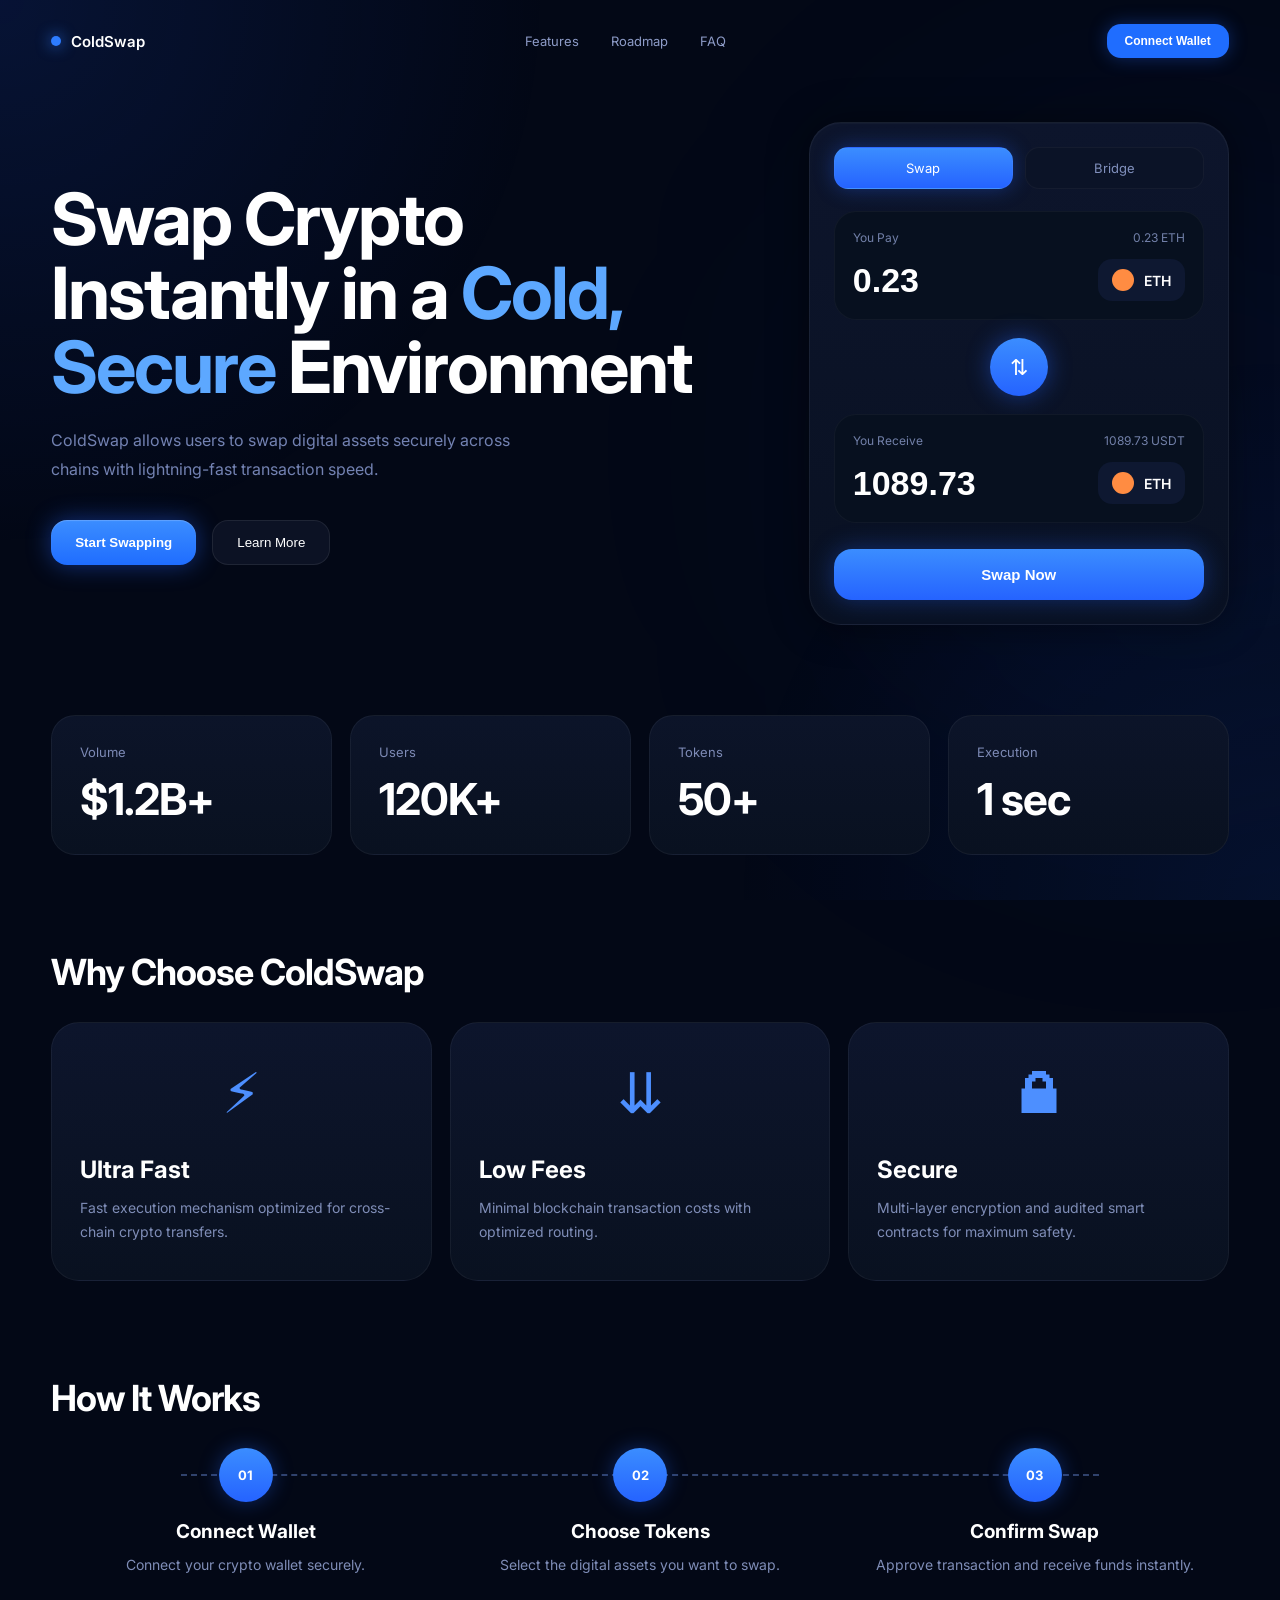
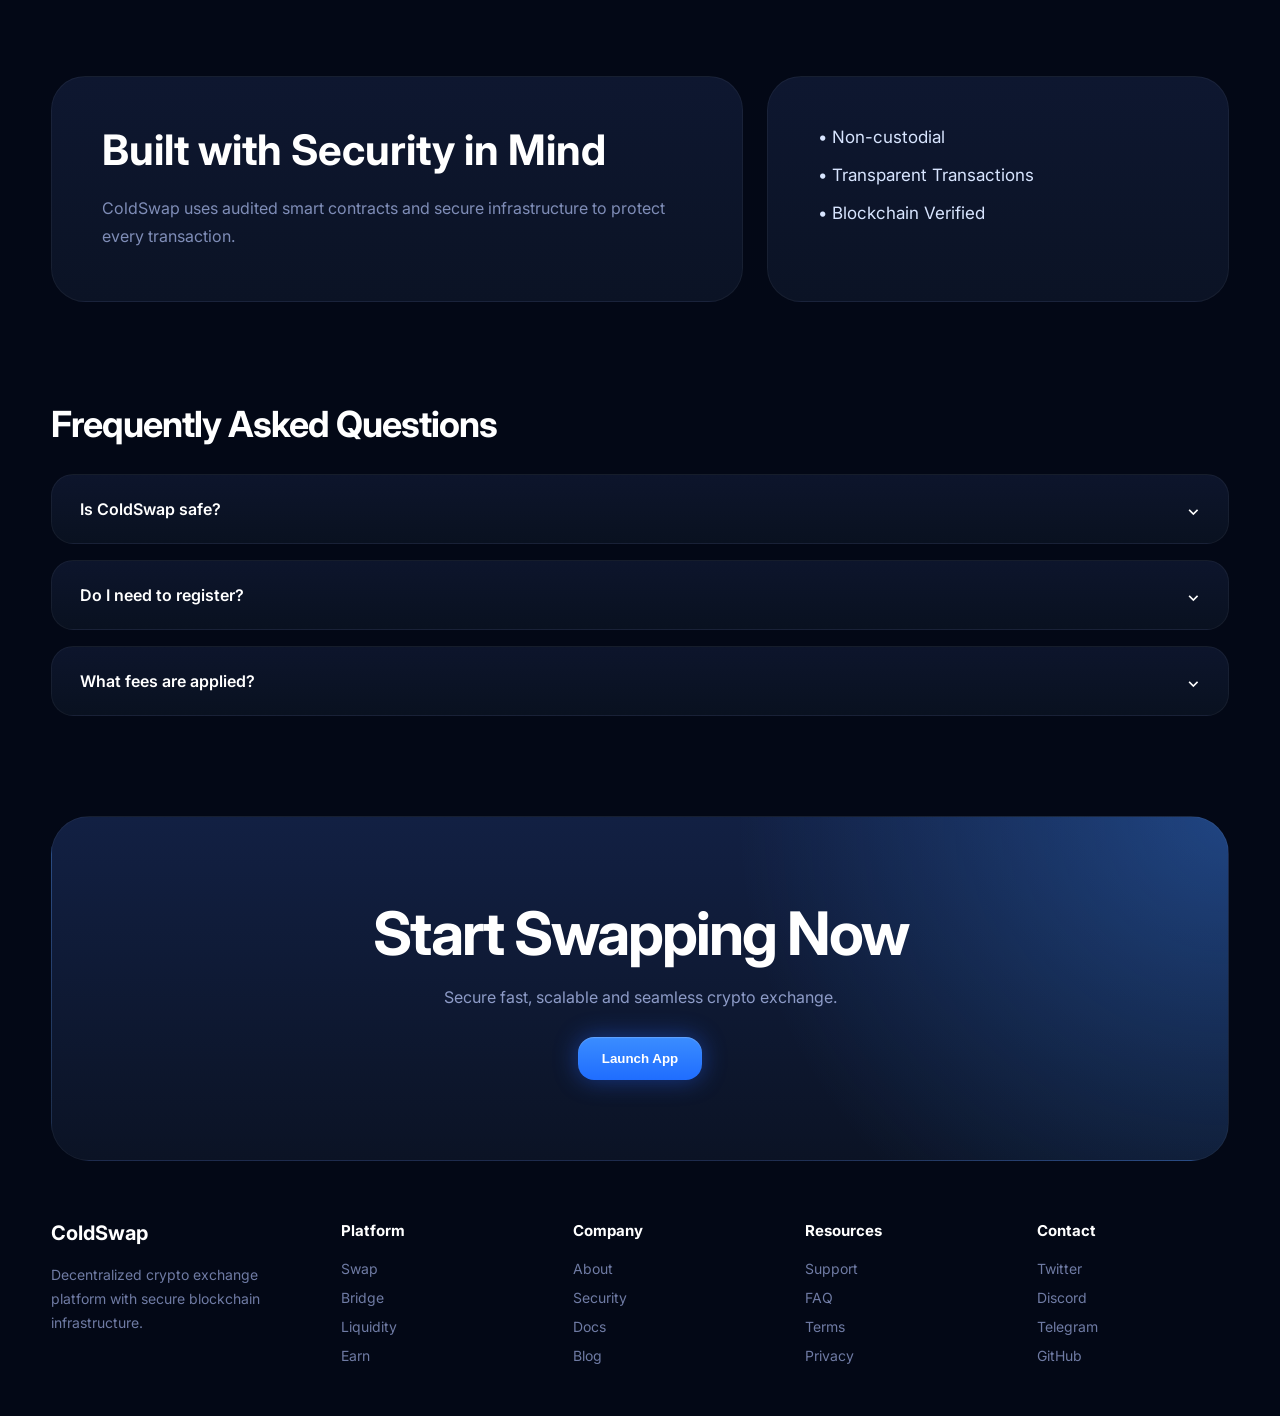
<file: Версия бэкапа.html>
<!DOCTYPE html>
<html lang="en">
<head>
<meta charset="UTF-8" />
<meta name="viewport" content="width=device-width, initial-scale=1.0"/>
<title>ColdSwap</title>

<link href="https://fonts.googleapis.com/css2?family=Inter:wght@400;500;600;700;800&display=swap" rel="stylesheet">

<style>

*{
    margin:0;
    padding:0;
    box-sizing:border-box;
}

body{
    background:#030816;
    font-family:'Inter',sans-serif;
    color:white;
    overflow-x:hidden;
}

/* BACKGROUND */

body::before{
    content:"";
    position:fixed;
    inset:0;
    background:
    radial-gradient(circle at top left,#245cff22 0%,transparent 35%),
    radial-gradient(circle at bottom right,#2967ff18 0%,transparent 35%);
    z-index:-2;
}

body::after{
    content:"";
    position:fixed;
    width:600px;
    height:600px;
    background:#2563ff10;
    filter:blur(140px);
    border-radius:50%;
    right:-200px;
    top:150px;
    z-index:-1;
}

/* CONTAINER */

.container{
    width:1200px;
    max-width:92%;
    margin:auto;
}

/* HEADER */

header{
    padding:24px 0;
    display:flex;
    justify-content:space-between;
    align-items:center;
}

.logo{
    display:flex;
    align-items:center;
    gap:10px;
    font-size:15px;
    font-weight:600;
}

.logo-dot{
    width:10px;
    height:10px;
    background:#2d7cff;
    border-radius:50%;
    box-shadow:0 0 15px #2d7cff;
}

nav{
    display:flex;
    gap:32px;
}

nav a{
    color:#8d9bc7;
    text-decoration:none;
    font-size:13px;
    transition:.3s;
}

nav a:hover{
    color:white;
}

.connect-btn{
    background:#1f6dff;
    border:none;
    color:white;
    padding:10px 18px;
    border-radius:14px;
    font-size:12px;
    font-weight:600;
    cursor:pointer;
    box-shadow:0 0 18px rgba(37,99,255,.35);
}

/* HERO */

.hero{
    margin-top:40px;
    display:grid;
    grid-template-columns:1fr 420px;
    gap:80px;
    align-items:center;
}

.hero h1{
    font-size:72px;
    line-height:1.03;
    font-weight:700;
    max-width:650px;
    letter-spacing:-2px;
}

.hero h1 span{
    color:#5da8ff;
}

.hero p{
    margin-top:22px;
    max-width:500px;
    color:#7382b2;
    font-size:16px;
    line-height:1.8;
}

.hero-buttons{
    display:flex;
    gap:16px;
    margin-top:36px;
}

.primary-btn{
    padding:14px 24px;
    border-radius:16px;
    border:none;
    background:linear-gradient(180deg,#3b8dff,#1f6dff);
    color:white;
    font-weight:600;
    cursor:pointer;
    box-shadow:
    0 0 25px rgba(37,99,255,.45),
    inset 0 1px 1px rgba(255,255,255,.2);
}

.secondary-btn{
    padding:14px 24px;
    border-radius:16px;
    border:1px solid rgba(255,255,255,.08);
    background:#0c1224;
    color:white;
    font-weight:500;
    cursor:pointer;
}

/* SWAP CARD */

.swap-card{
    position:relative;
    background:linear-gradient(180deg,#0d152c,#091122);
    border-radius:32px;
    padding:24px;
    border:1px solid rgba(255,255,255,.06);
    box-shadow:
    0 0 40px rgba(0,0,0,.45),
    inset 0 1px 1px rgba(255,255,255,.03);
}

.swap-tabs{
    display:flex;
    gap:12px;
    margin-bottom:22px;
}

.swap-tab{
    flex:1;
    background:#0b1327;
    border-radius:14px;
    padding:12px;
    text-align:center;
    font-size:13px;
    color:#8190bd;
    border:1px solid rgba(255,255,255,.04);
}

.swap-tab.active{
    background:linear-gradient(180deg,#3b8dff,#2563ff);
    color:white;
    box-shadow:0 0 20px rgba(37,99,255,.35);
}

.swap-input{
    background:#07101f;
    border:1px solid rgba(255,255,255,.04);
    border-radius:22px;
    padding:18px;
    margin-bottom:18px;
}

.swap-top{
    display:flex;
    justify-content:space-between;
    color:#7280a9;
    font-size:12px;
    margin-bottom:14px;
}

.swap-main{
    display:flex;
    justify-content:space-between;
    align-items:center;
}

.swap-main input{
    background:none;
    border:none;
    outline:none;
    color:white;
    font-size:34px;
    font-weight:700;
    width:100%;
}

.token{
    display:flex;
    align-items:center;
    gap:10px;
    background:#0e1831;
    border-radius:14px;
    padding:10px 14px;
    font-weight:600;
    font-size:14px;
}

.token-circle{
    width:22px;
    height:22px;
    border-radius:50%;
}

.eth{
    background:#ff8c42;
}

.usdt{
    background:#e6e6e6;
}

.swap-middle{
    width:58px;
    height:58px;
    border-radius:50%;
    margin:18px auto;
    background:linear-gradient(180deg,#3b8dff,#2563ff);
    display:flex;
    align-items:center;
    justify-content:center;
    font-size:22px;
    box-shadow:0 0 24px rgba(37,99,255,.45);
}

.swap-btn{
    width:100%;
    border:none;
    padding:17px;
    border-radius:18px;
    background:linear-gradient(180deg,#3b8dff,#2563ff);
    color:white;
    font-weight:700;
    font-size:15px;
    margin-top:8px;
    cursor:pointer;
    box-shadow:0 0 25px rgba(37,99,255,.35);
}

/* STATS */

.stats{
    margin-top:90px;
    display:grid;
    grid-template-columns:repeat(4,1fr);
    gap:18px;
}

.stat{
    background:linear-gradient(180deg,#0c1429,#091120);
    border-radius:24px;
    padding:28px;
    border:1px solid rgba(255,255,255,.05);
}

.stat small{
    color:#7d8ab5;
    display:block;
    margin-bottom:12px;
    font-size:13px;
}

.stat h2{
    font-size:44px;
    letter-spacing:-1px;
}

/* TITLES */

.section-title{
    margin-top:95px;
    margin-bottom:28px;
    font-size:36px;
    letter-spacing:-1px;
}

/* FEATURES */

.features{
    display:grid;
    grid-template-columns:repeat(3,1fr);
    gap:18px;
}

.feature{
    background:linear-gradient(180deg,#0d152c,#091120);
    border-radius:28px;
    padding:36px 28px;
    border:1px solid rgba(255,255,255,.05);
    transition:.35s;
}

.feature:hover{
    transform:translateY(-6px);
    box-shadow:0 0 35px rgba(37,99,255,.18);
}

.feature-icon{
    font-size:56px;
    color:#4d8fff;
    margin-bottom:28px;
}

.feature h3{
    font-size:24px;
    margin-bottom:12px;
}

.feature p{
    color:#7f8db7;
    line-height:1.7;
    font-size:14px;
}

/* HOW */

.how{
    margin-top:24px;
    display:flex;
    justify-content:space-between;
    position:relative;
}

.how::before{
    content:"";
    position:absolute;
    width:78%;
    border-top:2px dashed #30426c;
    top:26px;
    left:11%;
}

.step{
    position:relative;
    z-index:2;
    text-align:center;
    width:33%;
}

.step-circle{
    width:54px;
    height:54px;
    border-radius:50%;
    background:linear-gradient(180deg,#3b8dff,#2563ff);
    display:flex;
    align-items:center;
    justify-content:center;
    margin:auto;
    margin-bottom:18px;
    font-size:13px;
    font-weight:700;
    box-shadow:0 0 20px rgba(37,99,255,.35);
}

.step h4{
    margin-bottom:10px;
    font-size:19px;
}

.step p{
    color:#7f8db7;
    font-size:14px;
    line-height:1.7;
}

/* SECURITY */

.security{
    margin-top:100px;
    display:grid;
    grid-template-columns:1.5fr 1fr;
    gap:24px; /* ВОТ ЭТО СОЗДАЁТ РАЗДЕЛЕНИЕ */
}

.security h2{
    font-size:42px;
    margin-bottom:20px;
    line-height:1.1;
}

.security p{
    color:#7f8db7;
    line-height:1.8;
    max-width:600px;
}

.security ul{
    list-style:none;
}

.security li{
    margin-bottom:18px;
    color:#d8e5ff;
    font-size:17px;
}

/* FAQ */

.faq{
    margin-top:100px;
}

.faq-box{
    background:linear-gradient(180deg,#0d152c,#091120);
    border-radius:22px;
    padding:24px 28px;
    margin-bottom:16px;
    border:1px solid rgba(255,255,255,.05);
}

.faq-question{
    display:flex;
    justify-content:space-between;
    align-items:center;
    font-size:16px;
    font-weight:600;
}

.faq-answer{
    margin-top:14px;
    color:#7f8db7;
    line-height:1.7;
    font-size:14px;
}

/* CTA */

.cta{
    margin-top:100px;
    background:
    radial-gradient(circle at top right,#3b8dff55,transparent 40%),
    linear-gradient(180deg,#122043,#0b1325);
    border-radius:38px;
    padding:80px;
    text-align:center;
    border:1px solid rgba(255,255,255,.05);
}

.cta h2{
    font-size:60px;
    margin-bottom:18px;
    letter-spacing:-2px;
}

.cta p{
    color:#8d9bc7;
    margin-bottom:30px;
}

/* FOOTER */

footer{
    padding:60px 0 40px;
    display:grid;
    grid-template-columns:1.3fr repeat(4,1fr);
    gap:40px;
}

.footer-logo{
    font-size:20px;
    font-weight:700;
    margin-bottom:18px;
}

.footer-text{
    color:#6f7ba4;
    line-height:1.7;
    font-size:14px;
}

.footer-col h4{
    margin-bottom:20px;
    font-size:15px;
}

.footer-col a{
    display:block;
    margin-bottom:12px;
    color:#6f7ba4;
    text-decoration:none;
    font-size:14px;
}

/* MOBILE */

@media(max-width:1000px){

    .hero{
        grid-template-columns:1fr;
    }

    .stats{
        grid-template-columns:1fr 1fr;
    }

    .features{
        grid-template-columns:1fr;
    }

    .security{
        grid-template-columns:1fr;
    }

    footer{
        grid-template-columns:1fr 1fr;
    }

}

@media(max-width:700px){

    nav{
        display:none;
    }

    .hero h1{
        font-size:48px;
    }

    .stats{
        grid-template-columns:1fr;
    }

    .how{
        flex-direction:column;
        gap:40px;
    }

    .how::before{
        display:none;
    }

    .step{
        width:100%;
    }

    .cta{
        padding:50px 25px;
    }

    .cta h2{
        font-size:42px;
    }

    footer{
        grid-template-columns:1fr;
    }

}
/* === GLOBAL ANIMATIONS === */

@keyframes fadeUp {
    from{
        opacity:0;
        transform:translateY(40px);
    }
    to{
        opacity:1;
        transform:translateY(0);
    }
}

@keyframes float {
    0%,100%{ transform:translateY(0); }
    50%{ transform:translateY(-8px); }
}

@keyframes glowPulse {
    0%{ box-shadow:0 0 0 rgba(37,99,255,0); }
    50%{ box-shadow:0 0 30px rgba(37,99,255,.5); }
    100%{ box-shadow:0 0 0 rgba(37,99,255,0); }
}

/* === SCROLL ANIMATION BASE === */

.animate{
    opacity:0;
    transform:translateY(40px);
    transition:all .8s ease;
}

.animate.show{
    opacity:1;
    transform:translateY(0);
}

/* === HERO === */

.hero h1{
    animation:fadeUp .9s ease forwards;
}

.hero p{
    animation:fadeUp 1.2s ease forwards;
}

.hero-buttons{
    animation:fadeUp 1.5s ease forwards;
}

/* === FLOATING CARD === */

.swap-card{
    animation:fadeUp 1s ease forwards, float 6s ease-in-out infinite;
}

/* === BUTTON HOVER IMPROVEMENT === */

.primary-btn:hover{
    transform:translateY(-2px);
    box-shadow:0 0 35px rgba(37,99,255,.6);
}

.secondary-btn:hover{
    transform:translateY(-2px);
    background:#101a35;
}

/* === SWAP BUTTON PULSE === */

.swap-btn{
    animation:glowPulse 3s infinite;
}

/* === FEATURES HOVER === */

.feature{
    transition:all .4s ease;
}

.feature:hover{
    transform:translateY(-10px) scale(1.02);
}

/* === STEP FLOAT === */

.step-circle{
    animation:float 4s ease-in-out infinite;
}

/* === CTA BIG FADE === */

.cta{
    animation:fadeUp 1.2s ease forwards;
}

/* === FAQ ANIMATION === */

.faq-box{
    transition:all .3s ease;
}

.faq-box:hover{
    transform:scale(1.01);
}
.faq-answer{
    display:none;
}
.security > div{
    background:linear-gradient(180deg,#0e1730,#0b1325);
    border-radius:34px;
    padding:50px;
    border:1px solid rgba(255,255,255,.05);
}
.token {
    position: relative;
    cursor: pointer;
}

.token-dropdown {
    position: absolute;
    top: 110%;
    left: 0;
    background: #0e1831;
    border-radius: 12px;
    padding: 6px;
    width: 100%;
    display: none;
    flex-direction: column;
    z-index: 10;
    border: 1px solid rgba(255,255,255,.05);
}

.token-dropdown div {
    padding: 10px;
    border-radius: 8px;
    transition: .2s;
}

.token-dropdown div:hover {
    background: rgba(255,255,255,.08);
}
</style>
</head>

<body>

<div class="container">

<header>

<div class="logo">
<div class="logo-dot"></div>
ColdSwap
</div>

<nav>
<a href="#">Features</a>
<a href="#">Roadmap</a>
<a href="#">FAQ</a>
</nav>

<button class="connect-btn">Connect Wallet</button>

</header>

<!-- HERO -->

<section class="hero">

<div>

<h1>
Swap Crypto
Instantly in a
<span>Cold, Secure</span>
Environment
</h1>

<p>
ColdSwap allows users to swap digital assets securely
across chains with lightning-fast transaction speed.
</p>

<div class="hero-buttons">
<button class="primary-btn">Start Swapping</button>
<button class="secondary-btn">Learn More</button>
</div>

</div>

<!-- CARD -->

<div class="swap-card">

<div class="swap-tabs">
<div class="swap-tab active">Swap</div>
<div class="swap-tab">Bridge</div>
</div>

<div class="swap-input">

<div class="swap-top">
<span>You Pay</span>
<span>0.23 ETH</span>
</div>

<div class="swap-main">
<input value="0.23">
<div class="token">
    <div class="token-circle eth"></div>
    <span class="token-name">ETH</span>

    <div class="token-dropdown">
        <div data-token="ETH">ETH</div>
        <div data-token="BTC">BTC</div>
        <div data-token="USDT">USDT</div>
        <div data-token="BNB">BNB</div>
    </div>
</div>
</div>

</div>

<div class="swap-middle" id="swapButton">
⇅
</div>

<div class="swap-input">

<div class="swap-top">
<span>You Receive</span>
<span>1089.73 USDT</span>
</div>

<div class="swap-main">
<input value="1089.73">
<div class="token">
    <div class="token-circle eth"></div>
    <span class="token-name">ETH</span>

    <div class="token-dropdown">
        <div data-token="ETH">ETH</div>
        <div data-token="BTC">BTC</div>
        <div data-token="USDT">USDT</div>
        <div data-token="BNB">BNB</div>
    </div>
</div>
</div>

</div>

<button class="swap-btn">Swap Now</button>

</div>

</section>

<!-- STATS -->

<section class="stats">

<div class="stat">
<small>Volume</small>
<h2>$1.2B+</h2>
</div>

<div class="stat">
<small>Users</small>
<h2>120K+</h2>
</div>

<div class="stat">
<small>Tokens</small>
<h2>50+</h2>
</div>

<div class="stat">
<small>Execution</small>
<h2>1 sec</h2>
</div>

</section>

<!-- FEATURES -->

<h2 class="section-title">Why Choose ColdSwap</h2>

<section class="features">

<div class="feature">
<div class="feature-icon" style="text-align: center;">⚡︎</div>
<h3>Ultra Fast</h3>
<p>
Fast execution mechanism optimized for
cross-chain crypto transfers.
</p>
</div>

<div class="feature">
<div class="feature-icon" style="text-align: center;">⇊</div>
<h3>Low Fees</h3>
<p>
Minimal blockchain transaction
costs with optimized routing.
</p>
</div>

<div class="feature">
<div class="feature-icon" style="text-align: center;">🔒︎</div>
<h3>Secure</h3>
<p>
Multi-layer encryption and audited
smart contracts for maximum safety.
</p>
</div>

</section>

<!-- HOW -->

<h2 class="section-title">How It Works</h2>

<section class="how">

<div class="step">
<div class="step-circle">01</div>
<h4>Connect Wallet</h4>
<p>Connect your crypto wallet securely.</p>
</div>

<div class="step">
<div class="step-circle">02</div>
<h4>Choose Tokens</h4>
<p>Select the digital assets you want to swap.</p>
</div>

<div class="step">
<div class="step-circle">03</div>
<h4>Confirm Swap</h4>
<p>Approve transaction and receive funds instantly.</p>
</div>

</section>

<!-- SECURITY -->

<section class="security">

<div>
<h2>Built with Security in Mind</h2>

<p>
ColdSwap uses audited smart contracts and secure
infrastructure to protect every transaction.
</p>
</div>

<div>

<ul>
<li>• Non-custodial</li>
<li>• Transparent Transactions</li>
<li>• Blockchain Verified</li>
</ul>

</div>

</section>

<!-- FAQ -->

<section class="faq">

<h2 class="section-title">Frequently Asked Questions</h2>

<div class="faq-box">

<div class="faq-question">
<span>Is ColdSwap safe?</span>
<span>⌄</span>
</div>

<div class="faq-answer">
Yes. All transactions are secured using
audited smart contracts and encryption.
</div>

</div>

<div class="faq-box">

<div class="faq-question">
<span>Do I need to register?</span>
<span>⌄</span>
</div>
<div class="faq-answer">
Yes. All transactions are secured using
audited smart contracts and encryption.
</div>

</div>

<div class="faq-box">

<div class="faq-question">
<span>What fees are applied?</span>
<span>⌄</span>
</div>

<div class="faq-answer">
Yes. All transactions are secured using
audited smart contracts and encryption.
</div>

</div>

</section>

<!-- CTA -->

<section class="cta">

<h2>Start Swapping Now</h2>

<p>
Secure fast, scalable and seamless crypto exchange.
</p>

<button class="primary-btn">
Launch App
</button>

</section>

<!-- FOOTER -->

<footer>

<div>

<div class="footer-logo">
ColdSwap
</div>

<div class="footer-text">
Decentralized crypto exchange platform
with secure blockchain infrastructure.
</div>

</div>

<div class="footer-col">
<h4>Platform</h4>
<a href="#">Swap</a>
<a href="#">Bridge</a>
<a href="#">Liquidity</a>
<a href="#">Earn</a>
</div>

<div class="footer-col">
<h4>Company</h4>
<a href="#">About</a>
<a href="#">Security</a>
<a href="#">Docs</a>
<a href="#">Blog</a>
</div>

<div class="footer-col">
<h4>Resources</h4>
<a href="#">Support</a>
<a href="#">FAQ</a>
<a href="#">Terms</a>
<a href="#">Privacy</a>
</div>

<div class="footer-col">
<h4>Contact</h4>
<a href="#">Twitter</a>
<a href="#">Discord</a>
<a href="#">Telegram</a>
<a href="#">GitHub</a>
</div>

</footer>

</div>
<script>

/* === SCROLL REVEAL === */

const observer = new IntersectionObserver((entries)=>{
    entries.forEach(entry=>{
        if(entry.isIntersecting){
            entry.target.classList.add('show');
        }
    });
},{ threshold:0.15 });

document.querySelectorAll(
    '.stat, .feature, .step, .security, .faq-box, .cta, footer'
).forEach(el=>{
    el.classList.add('animate');
    observer.observe(el);
});


/* === FAQ TOGGLE === */

document.querySelectorAll('.faq-box').forEach(box=>{
    const answer = box.querySelector('.faq-answer');

    if(answer){
        answer.style.display = "none";
    }

    box.addEventListener('click', ()=>{
        if(!answer) return;

        const isOpen = answer.style.display === "block";

        answer.style.display = isOpen ? "none" : "block";
    });
});

</script>
<script>

const tabs = document.querySelectorAll('.swap-tab');

tabs.forEach(tab => {
    tab.addEventListener('click', () => {

        // убираем active у всех
        tabs.forEach(t => t.classList.remove('active'));

        // добавляем к нажатой
        tab.classList.add('active');

    });
});

</script>
<script>

document.querySelectorAll('.faq-box').forEach(box => {

    const answer = box.querySelector('.faq-answer');

    box.addEventListener('click', () => {

        const isOpen = answer.style.display === 'block';

        // закрыть все
        document.querySelectorAll('.faq-answer').forEach(a => {
            a.style.display = 'none';
        });

        // открыть текущий
        if(!isOpen){
            answer.style.display = 'block';
        }

    });

});

</script>

<script>

document.querySelectorAll('.faq-box').forEach(box => {

    box.addEventListener('click', () => {

        const answer = box.querySelector('.faq-answer');

        if(answer.style.display === 'block'){
            answer.style.display = 'none';
        } else {
            answer.style.display = 'block';
        }

    });

});

</script>

<script>

document.querySelectorAll('.token').forEach(token => {

    const dropdown = token.querySelector('.token-dropdown');
    const name = token.querySelector('.token-name');

    // открытие списка
    token.addEventListener('click', (e) => {
        e.stopPropagation();

        // закрываем все
        document.querySelectorAll('.token-dropdown').forEach(d => {
            if(d !== dropdown) d.style.display = 'none';
        });

        dropdown.style.display =
            dropdown.style.display === 'flex' ? 'none' : 'flex';
    });

    // выбор токена
    dropdown.querySelectorAll('div').forEach(item => {
    item.addEventListener('click', (e) => {
        e.stopPropagation();

        const selected = item.dataset.token;

        const allTokens = document.querySelectorAll('.token-name');

        const currentIndex = [...allTokens].indexOf(name);
        const otherIndex = currentIndex === 0 ? 1 : 0;

        const otherToken = allTokens[otherIndex];

        // если выбрали ту же валюту — меняем местами
        if (otherToken.textContent === selected) {

            const inputs = document.querySelectorAll('.swap-main input');

            // меняем значения
            const tempValue = inputs[currentIndex].value;
            inputs[currentIndex].value = inputs[otherIndex].value;
            inputs[otherIndex].value = tempValue;

            // меняем токены
            otherToken.textContent = name.textContent;
        }

        // ставим выбранный токен
        name.textContent = selected;

        dropdown.style.display = 'none';
    });
});
});

// клик вне — закрыть
document.addEventListener('click', () => {
    document.querySelectorAll('.token-dropdown').forEach(d => {
        d.style.display = 'none';
    });
});

</script>
<script>

const swapBtn = document.getElementById('swapButton');

swapBtn.addEventListener('click', () => {

    const inputs = document.querySelectorAll('.swap-main input');
    const tokens = document.querySelectorAll('.token-name');

    // значения
    const value1 = inputs[0].value;
    const value2 = inputs[1].value;

    // токены
    const token1 = tokens[0].textContent;
    const token2 = tokens[1].textContent;

    // меняем местами
    inputs[0].value = value2;
    inputs[1].value = value1;

    tokens[0].textContent = token2;
    tokens[1].textContent = token1;

});

</script>
</body>
</html>
</file>
